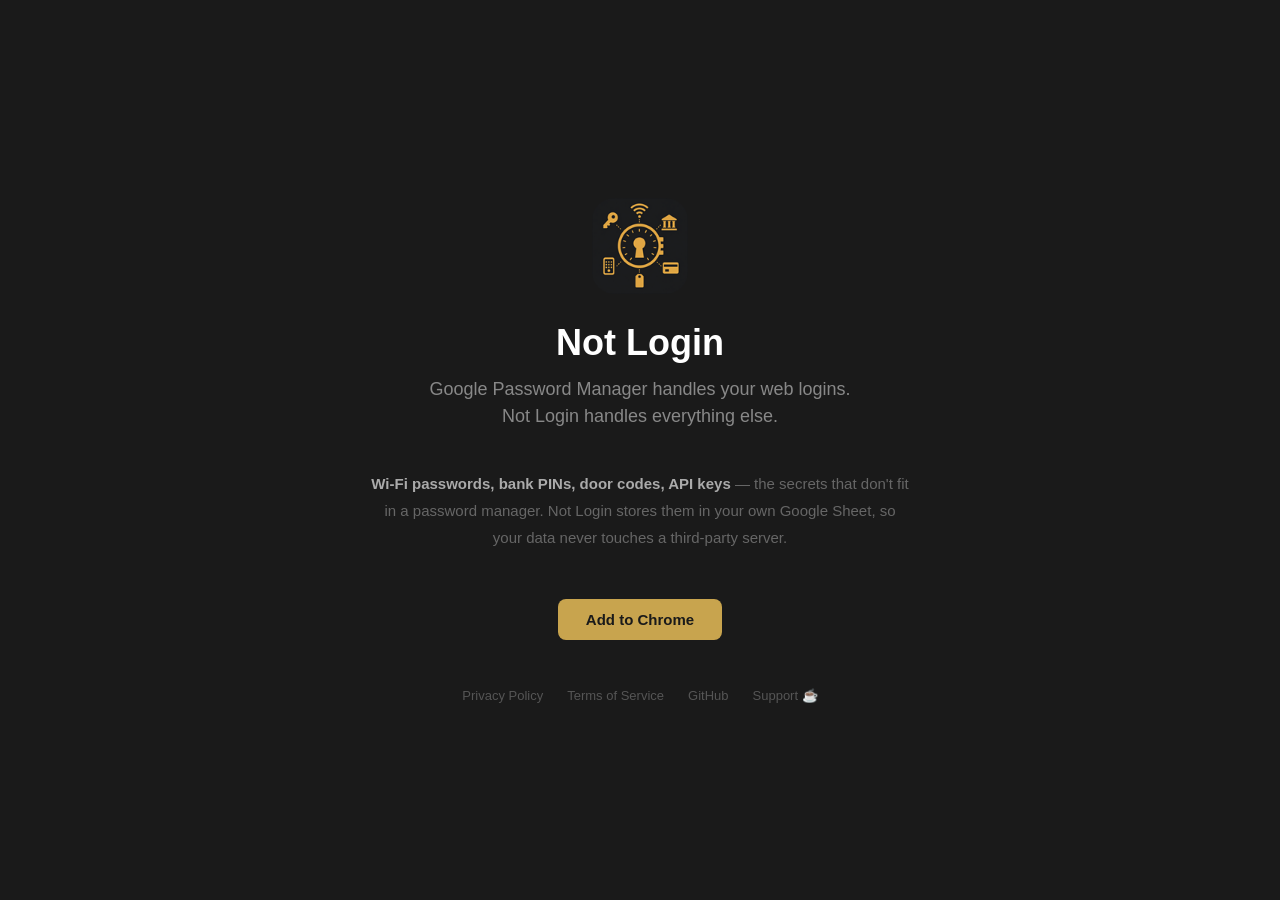
<file: docs/index.html>
<!DOCTYPE html>
<html lang="en">
<head>
  <meta charset="utf-8">
  <meta name="viewport" content="width=device-width, initial-scale=1">
  <meta name="google-site-verification" content="G0AEwHB24AZ-1EpILWj2ZSSM75m3MIInHm4suMoUuoA">
  <meta name="google-site-verification" content="DO6HwXBJYLMshS5hdoeLMzR1eLA51c8y7e6dW44xYWo">
  <title>Not Login</title>
  <style>
    * { box-sizing: border-box; margin: 0; padding: 0; }
    body {
      background: #1a1a1a;
      color: #e0e0e0;
      font-family: -apple-system, BlinkMacSystemFont, 'Segoe UI', sans-serif;
      min-height: 100vh;
      display: flex;
      flex-direction: column;
      align-items: center;
      justify-content: center;
      padding: 40px 24px;
      text-align: center;
    }
    img.icon { width: 96px; height: 96px; border-radius: 22px; margin-bottom: 28px; }
    h1 { font-size: 36px; font-weight: 700; color: #fff; margin-bottom: 12px; }
    .tagline { font-size: 18px; color: #888; margin-bottom: 40px; line-height: 1.5; }
    .desc {
      max-width: 540px;
      font-size: 15px;
      color: #666;
      line-height: 1.8;
      margin-bottom: 48px;
    }
    .desc strong { color: #aaa; }
    .cta {
      display: inline-block;
      background: #c8a44e;
      color: #1a1a1a;
      font-weight: 700;
      font-size: 15px;
      padding: 12px 28px;
      border-radius: 8px;
      text-decoration: none;
      margin-bottom: 48px;
    }
    .cta:hover { background: #d4b060; }
    .links { display: flex; gap: 24px; font-size: 13px; }
    .links a { color: #555; text-decoration: none; }
    .links a:hover { color: #888; }
  </style>
</head>
<body>

  <img class="icon" src="./icon.png" alt="Not Login icon">

  <h1>Not Login</h1>
  <p class="tagline">Google Password Manager handles your web logins.<br>Not Login handles everything else.</p>

  <p class="desc">
    <strong>Wi-Fi passwords, bank PINs, door codes, API keys</strong> — the secrets that don't fit
    in a password manager. Not Login stores them in your own Google Sheet, so your data
    never touches a third-party server.
  </p>

  <a class="cta" href="https://chromewebstore.google.com/detail/not-login/dnebaaknbmjhbnjdpjhlonfkekblbkni" target="_blank">
    Add to Chrome
  </a>

  <div class="links">
    <a href="./privacy-policy.html">Privacy Policy</a>
    <a href="./terms.html">Terms of Service</a>
    <a href="https://github.com/lbeeon/not-login" target="_blank">GitHub</a>
    <a href="https://ko-fi.com/lbeeon" target="_blank">Support ☕</a>
  </div>

</body>
</html>
</file>
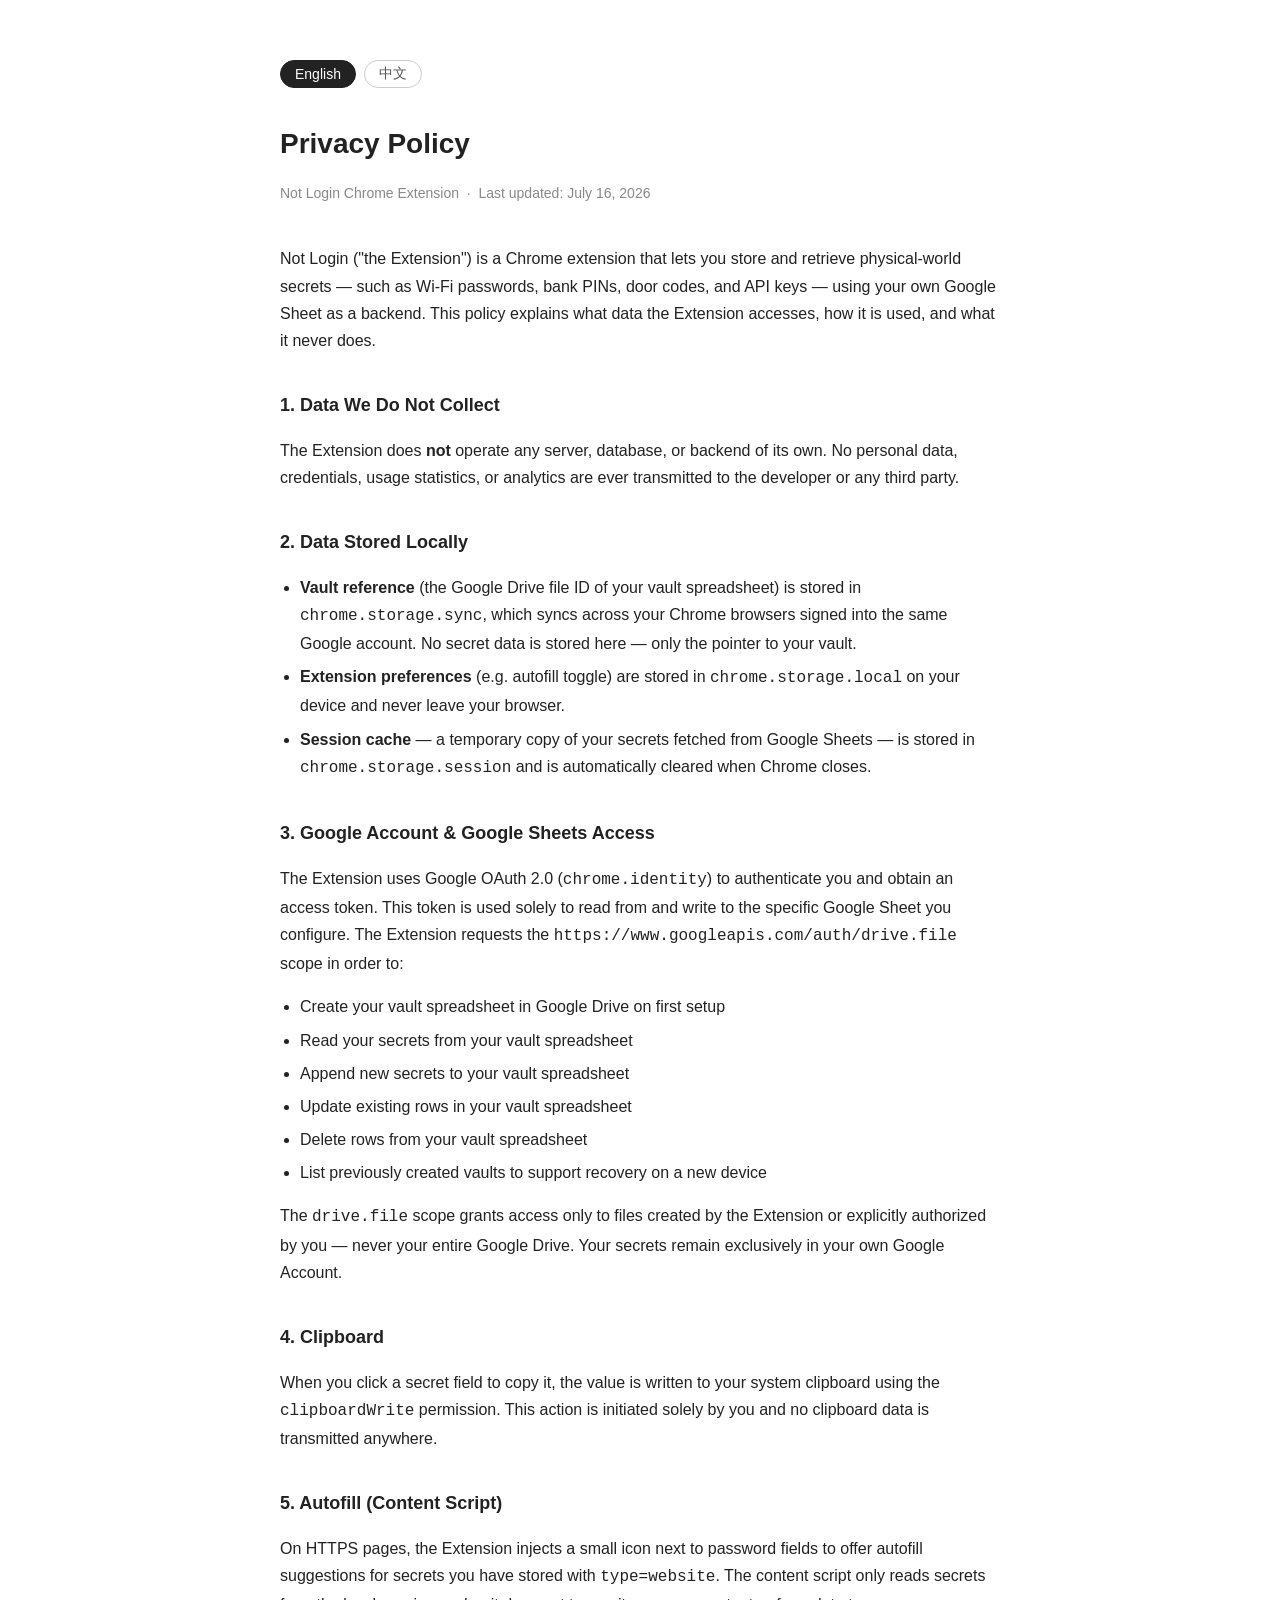
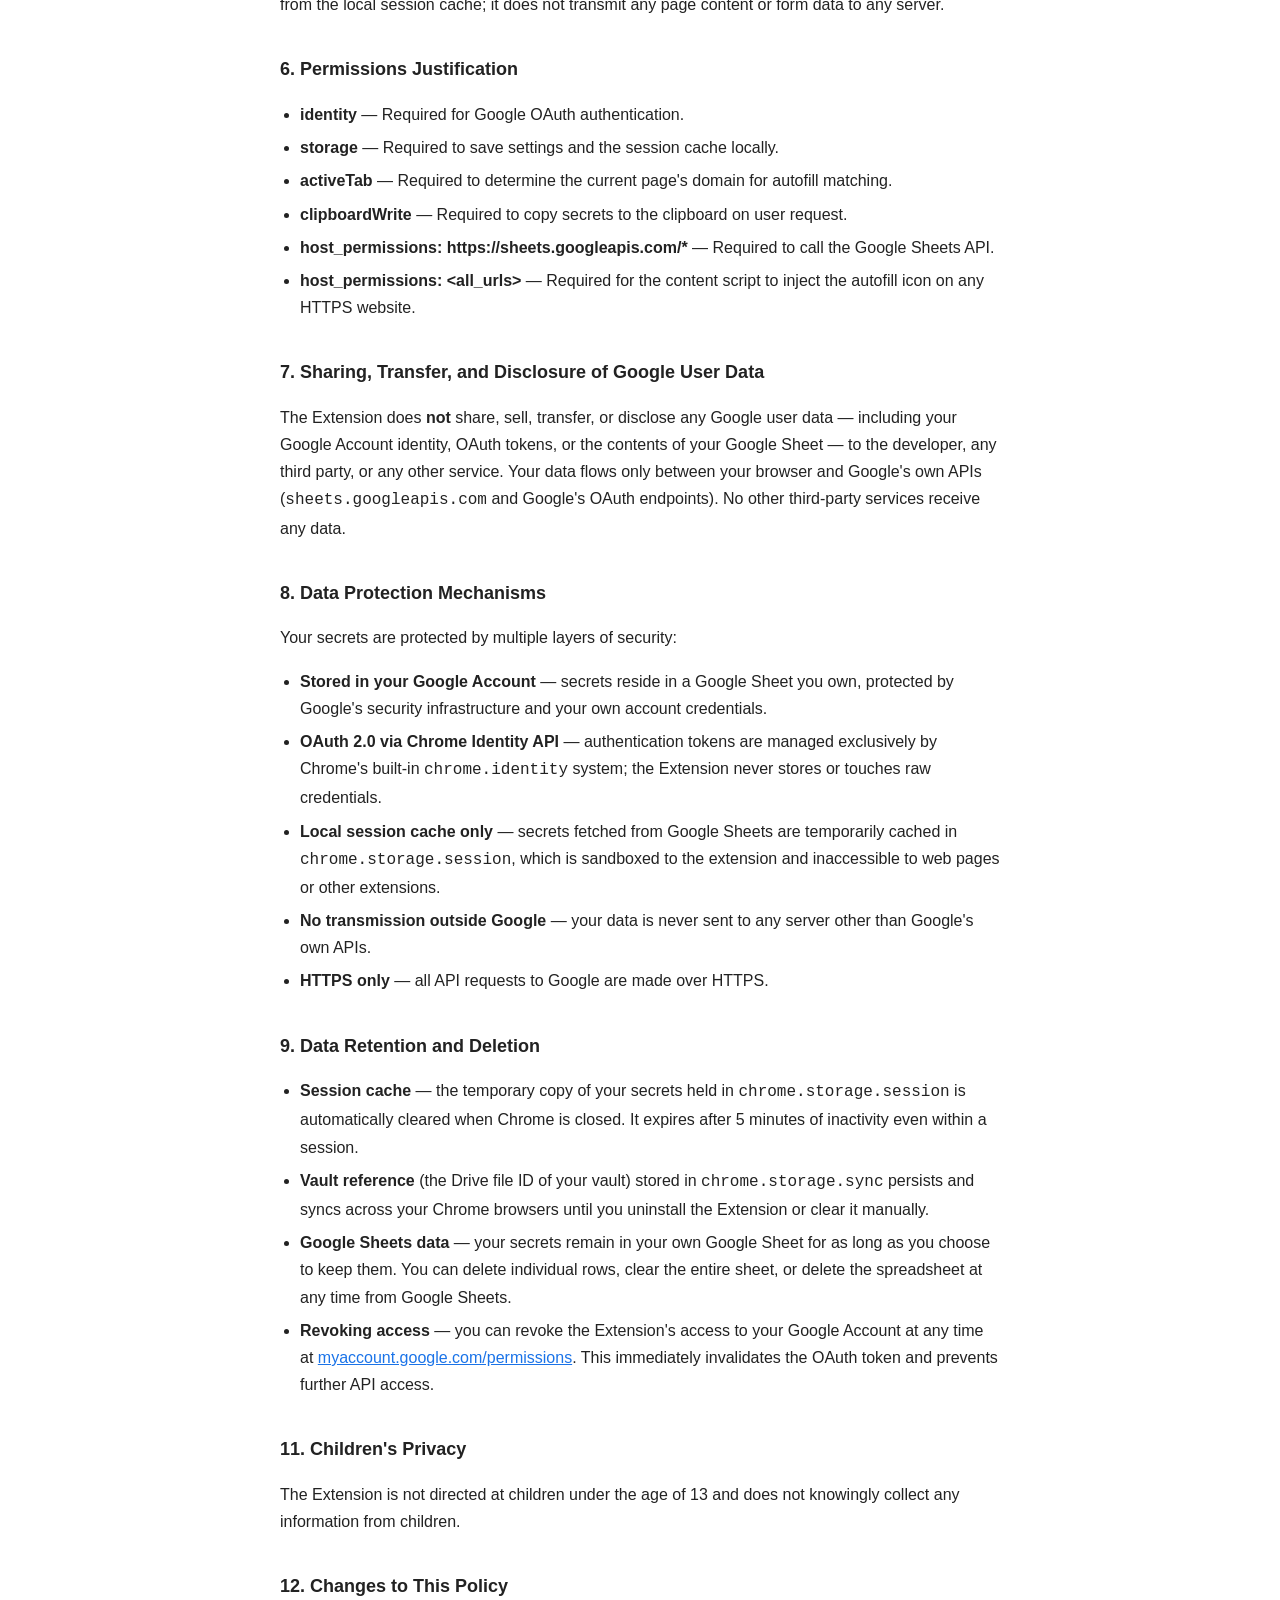
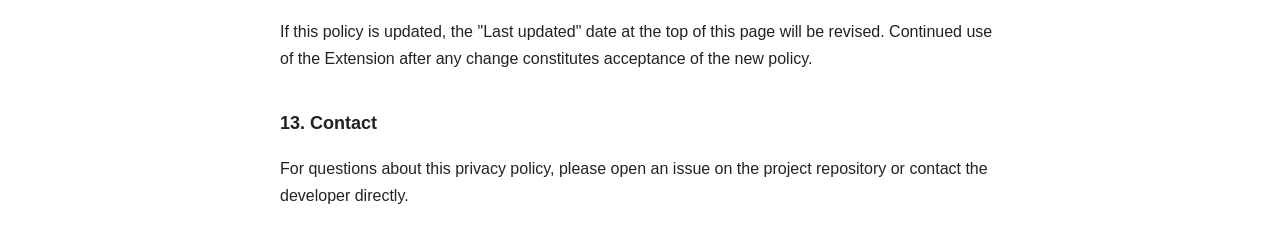
<file: docs/privacy-policy.html>
<!DOCTYPE html>
<html lang="en">
<head>
  <meta charset="utf-8">
  <meta name="viewport" content="width=device-width, initial-scale=1">
  <title>Privacy Policy — Not Login</title>
  <style>
    body {
      max-width: 720px;
      margin: 60px auto;
      padding: 0 24px;
      font-family: -apple-system, BlinkMacSystemFont, 'Segoe UI', sans-serif;
      font-size: 16px;
      line-height: 1.7;
      color: #222;
    }
    h1 { font-size: 28px; margin-bottom: 4px; }
    h2 { font-size: 18px; margin-top: 36px; }
    .meta { color: #888; font-size: 14px; margin-bottom: 40px; }
    a { color: #1a73e8; }
    ul { padding-left: 20px; }
    li { margin-bottom: 6px; }
    .lang-toggle {
      display: flex;
      gap: 8px;
      margin-bottom: 32px;
    }
    .lang-toggle button {
      padding: 4px 14px;
      border-radius: 20px;
      border: 1px solid #ccc;
      background: none;
      cursor: pointer;
      font-size: 14px;
      color: #555;
    }
    .lang-toggle button.active {
      background: #222;
      border-color: #222;
      color: #fff;
    }
    .lang-section { display: none; }
    .lang-section.active { display: block; }
    hr { border: none; border-top: 1px solid #eee; margin: 48px 0; }
  </style>
</head>
<body>

<div class="lang-toggle">
  <button class="active" onclick="setLang('en')">English</button>
  <button onclick="setLang('zh')">中文</button>
</div>

<!-- ── English ── -->
<div class="lang-section active" id="lang-en">

<h1>Privacy Policy</h1>
<p class="meta">Not Login Chrome Extension &nbsp;·&nbsp; Last updated: July 16, 2026</p>

<p>
  Not Login ("the Extension") is a Chrome extension that lets you store and retrieve
  physical-world secrets — such as Wi-Fi passwords, bank PINs, door codes, and API keys —
  using your own Google Sheet as a backend. This policy explains what data the Extension
  accesses, how it is used, and what it never does.
</p>

<h2>1. Data We Do Not Collect</h2>
<p>
  The Extension does <strong>not</strong> operate any server, database, or backend of its own.
  No personal data, credentials, usage statistics, or analytics are ever transmitted to the
  developer or any third party.
</p>

<h2>2. Data Stored Locally</h2>
<ul>
  <li>
    <strong>Vault reference</strong> (the Google Drive file ID of your vault spreadsheet) is stored in
    <code>chrome.storage.sync</code>, which syncs across your Chrome browsers signed into the same
    Google account. No secret data is stored here — only the pointer to your vault.
  </li>
  <li>
    <strong>Extension preferences</strong> (e.g. autofill toggle) are stored in
    <code>chrome.storage.local</code> on your device and never leave your browser.
  </li>
  <li>
    <strong>Session cache</strong> — a temporary copy of your secrets fetched from Google Sheets —
    is stored in <code>chrome.storage.session</code> and is automatically cleared when Chrome closes.
  </li>
</ul>

<h2>3. Google Account &amp; Google Sheets Access</h2>
<p>
  The Extension uses Google OAuth 2.0 (<code>chrome.identity</code>) to authenticate you and
  obtain an access token. This token is used solely to read from and write to the specific
  Google Sheet you configure. The Extension requests the
  <code>https://www.googleapis.com/auth/drive.file</code> scope in order to:
</p>
<ul>
  <li>Create your vault spreadsheet in Google Drive on first setup</li>
  <li>Read your secrets from your vault spreadsheet</li>
  <li>Append new secrets to your vault spreadsheet</li>
  <li>Update existing rows in your vault spreadsheet</li>
  <li>Delete rows from your vault spreadsheet</li>
  <li>List previously created vaults to support recovery on a new device</li>
</ul>
<p>
  The <code>drive.file</code> scope grants access only to files created by the Extension
  or explicitly authorized by you — never your entire Google Drive. Your secrets remain
  exclusively in your own Google Account.
</p>

<h2>4. Clipboard</h2>
<p>
  When you click a secret field to copy it, the value is written to your system clipboard
  using the <code>clipboardWrite</code> permission. This action is initiated solely by you
  and no clipboard data is transmitted anywhere.
</p>

<h2>5. Autofill (Content Script)</h2>
<p>
  On HTTPS pages, the Extension injects a small icon next to password fields to offer
  autofill suggestions for secrets you have stored with <code>type=website</code>. The content
  script only reads secrets from the local session cache; it does not transmit any page
  content or form data to any server.
</p>

<h2>6. Permissions Justification</h2>
<ul>
  <li><strong>identity</strong> — Required for Google OAuth authentication.</li>
  <li><strong>storage</strong> — Required to save settings and the session cache locally.</li>
  <li><strong>activeTab</strong> — Required to determine the current page's domain for autofill matching.</li>
  <li><strong>clipboardWrite</strong> — Required to copy secrets to the clipboard on user request.</li>
  <li><strong>host_permissions: https://sheets.googleapis.com/*</strong> — Required to call the Google Sheets API.</li>
  <li><strong>host_permissions: &lt;all_urls&gt;</strong> — Required for the content script to inject the autofill icon on any HTTPS website.</li>
</ul>

<h2>7. Sharing, Transfer, and Disclosure of Google User Data</h2>
<p>
  The Extension does <strong>not</strong> share, sell, transfer, or disclose any Google user data —
  including your Google Account identity, OAuth tokens, or the contents of your Google Sheet —
  to the developer, any third party, or any other service. Your data flows only between your
  browser and Google's own APIs (<code>sheets.googleapis.com</code> and Google's OAuth endpoints).
  No other third-party services receive any data.
</p>

<h2>8. Data Protection Mechanisms</h2>
<p>
  Your secrets are protected by multiple layers of security:
</p>
<ul>
  <li><strong>Stored in your Google Account</strong> — secrets reside in a Google Sheet you own, protected by Google's security infrastructure and your own account credentials.</li>
  <li><strong>OAuth 2.0 via Chrome Identity API</strong> — authentication tokens are managed exclusively by Chrome's built-in <code>chrome.identity</code> system; the Extension never stores or touches raw credentials.</li>
  <li><strong>Local session cache only</strong> — secrets fetched from Google Sheets are temporarily cached in <code>chrome.storage.session</code>, which is sandboxed to the extension and inaccessible to web pages or other extensions.</li>
  <li><strong>No transmission outside Google</strong> — your data is never sent to any server other than Google's own APIs.</li>
  <li><strong>HTTPS only</strong> — all API requests to Google are made over HTTPS.</li>
</ul>

<h2>9. Data Retention and Deletion</h2>
<ul>
  <li>
    <strong>Session cache</strong> — the temporary copy of your secrets held in
    <code>chrome.storage.session</code> is automatically cleared when Chrome is closed.
    It expires after 5 minutes of inactivity even within a session.
  </li>
  <li>
    <strong>Vault reference</strong> (the Drive file ID of your vault) stored in
    <code>chrome.storage.sync</code> persists and syncs across your Chrome browsers until
    you uninstall the Extension or clear it manually.
  </li>
  <li>
    <strong>Google Sheets data</strong> — your secrets remain in your own Google Sheet
    for as long as you choose to keep them. You can delete individual rows, clear the entire
    sheet, or delete the spreadsheet at any time from Google Sheets.
  </li>
  <li>
    <strong>Revoking access</strong> — you can revoke the Extension's access to your Google Account
    at any time at <a href="https://myaccount.google.com/permissions" target="_blank">myaccount.google.com/permissions</a>.
    This immediately invalidates the OAuth token and prevents further API access.
  </li>
</ul>

<h2>11. Children's Privacy</h2>
<p>
  The Extension is not directed at children under the age of 13 and does not knowingly
  collect any information from children.
</p>

<h2>12. Changes to This Policy</h2>
<p>
  If this policy is updated, the "Last updated" date at the top of this page will be revised.
  Continued use of the Extension after any change constitutes acceptance of the new policy.
</p>

<h2>13. Contact</h2>
<p>
  For questions about this privacy policy, please open an issue on the project repository
  or contact the developer directly.
</p>

</div>

<!-- ── 中文 ── -->
<div class="lang-section" id="lang-zh">

<h1>隱私權政策</h1>
<p class="meta">Not Login Chrome 擴充功能 &nbsp;·&nbsp; 最後更新：2026 年 7 月 16 日</p>

<p>
  Not Login（「本擴充功能」）是一款 Chrome 擴充功能，讓你以自己的 Google Sheet 作為後端，
  儲存與查詢實體世界的密碼——例如 Wi-Fi 密碼、銀行 PIN、門禁代碼、API 金鑰等。
  本政策說明本擴充功能存取哪些資料、如何使用，以及絕對不會做的事情。
</p>

<h2>1. 我們不收集任何資料</h2>
<p>
  本擴充功能<strong>不</strong>擁有任何伺服器、資料庫或後端系統。
  任何個人資料、憑證、使用統計或分析數據，均不會傳送給開發者或任何第三方。
</p>

<h2>2. 本機儲存的資料</h2>
<ul>
  <li>
    <strong>Vault 參照</strong>（你的 vault 試算表在 Google Drive 中的檔案 ID）儲存於
    <code>chrome.storage.sync</code>，會在同一個 Google 帳號登入的 Chrome 瀏覽器之間同步。
    此處不儲存任何密碼內容，只存放指向你 vault 的指標。
  </li>
  <li>
    <strong>擴充功能偏好設定</strong>（例如自動填入開關）儲存於裝置上的
    <code>chrome.storage.local</code>，不會離開你的瀏覽器。
  </li>
  <li>
    <strong>Session 快取</strong>——從 Google Sheets 取回的密碼暫存——儲存於
    <code>chrome.storage.session</code>，Chrome 關閉時自動清除。
  </li>
</ul>

<h2>3. Google 帳號與 Google Sheets 存取</h2>
<p>
  本擴充功能使用 Google OAuth 2.0（<code>chrome.identity</code>）驗證你的身份並取得存取 token。
  此 token 僅用於存取本擴充功能建立或你明確授權的 Google Drive 檔案。
  本擴充功能申請 <code>https://www.googleapis.com/auth/drive.file</code> 權限，用途如下：
</p>
<ul>
  <li>首次設定時在 Google Drive 中建立你的 vault 試算表</li>
  <li>從你的 vault 試算表讀取密碼</li>
  <li>新增密碼至你的 vault 試算表</li>
  <li>更新你的 vault 試算表中的現有資料列</li>
  <li>刪除你的 vault 試算表中的資料列</li>
  <li>列出本擴充功能先前建立的 vault，以支援在新裝置上的資料還原</li>
</ul>
<p>
  <code>drive.file</code> 權限僅允許存取本擴充功能建立的檔案，
  不會存取你整個 Google Drive 的其他內容。你的密碼資料完全保存在你自己的 Google 帳號中。
</p>

<h2>4. 剪貼簿</h2>
<p>
  當你點擊密碼欄位進行複製時，該數值會透過 <code>clipboardWrite</code> 權限寫入系統剪貼簿。
  此動作完全由你主動觸發，複製的內容不會傳送至任何地方。
</p>

<h2>5. 自動填入（內容腳本）</h2>
<p>
  在 HTTPS 網頁上，本擴充功能會在密碼欄位旁注入一個小圖示，
  為你儲存的 <code>type=web</code> 密碼提供自動填入建議。
  內容腳本僅從本機 session 快取讀取資料，不會將任何頁面內容或表單資料傳送至任何伺服器。
</p>

<h2>6. 權限說明</h2>
<ul>
  <li><strong>identity</strong> — 用於 Google OAuth 身份驗證。</li>
  <li><strong>storage</strong> — 用於在本機儲存設定與 session 快取。</li>
  <li><strong>activeTab</strong> — 用於取得目前網頁的網域，以進行自動填入比對。</li>
  <li><strong>clipboardWrite</strong> — 用於在使用者要求時複製密碼至剪貼簿。</li>
  <li><strong>host_permissions: https://sheets.googleapis.com/*</strong> — 用於呼叫 Google Sheets API。</li>
  <li><strong>host_permissions: &lt;all_urls&gt;</strong> — 用於在任何 HTTPS 網站注入自動填入圖示。</li>
</ul>

<h2>7. Google 使用者資料的分享、移轉與揭露</h2>
<p>
  本擴充功能<strong>不會</strong>將任何 Google 使用者資料——包括你的 Google 帳號身份、OAuth token 或 Google Sheet 內容——分享、出售、移轉或揭露給開發者、任何第三方或其他服務。
  你的資料僅在你的瀏覽器與 Google 自有 API（<code>sheets.googleapis.com</code> 及 Google OAuth 端點）之間流動，不會傳送至任何其他第三方服務。
</p>

<h2>8. 資料保護機制</h2>
<p>
  你的密碼受到多層安全保護：
</p>
<ul>
  <li><strong>儲存於你的 Google 帳號</strong> — 密碼存放在你自己擁有的 Google Sheet，受 Google 的安全基礎架構及你的帳號憑證保護。</li>
  <li><strong>OAuth 2.0 透過 Chrome Identity API</strong> — 存取 token 完全由 Chrome 內建的 <code>chrome.identity</code> 系統管理，本擴充功能從不儲存或接觸原始憑證。</li>
  <li><strong>僅限本機 session 快取</strong> — 從 Google Sheets 取得的密碼暫存於 <code>chrome.storage.session</code>，此儲存區與擴充功能沙箱隔離，網頁或其他擴充功能無法存取。</li>
  <li><strong>不傳出 Google 範圍</strong> — 你的資料絕不傳送至 Google 自有 API 以外的任何伺服器。</li>
  <li><strong>全程 HTTPS</strong> — 所有對 Google API 的請求均透過 HTTPS 加密傳輸。</li>
</ul>

<h2>9. 資料保存期限與刪除</h2>
<ul>
  <li>
    <strong>Session 快取</strong> — 儲存於 <code>chrome.storage.session</code> 的暫時密碼副本，在 Chrome 關閉時自動清除，並於閒置 5 分鐘後到期。
  </li>
  <li>
    <strong>Vault 參照</strong>（Drive 檔案 ID）儲存於 <code>chrome.storage.sync</code>，在你解除安裝本擴充功能或手動清除前持續保存並同步。
  </li>
  <li>
    <strong>Google Sheets 資料</strong> — 你的密碼保存在你自己的 Google Sheet 中，保存期限由你自行決定。你可隨時在 Google Sheets 中刪除個別資料列、清空整個分頁或刪除整份試算表。
  </li>
  <li>
    <strong>撤銷存取權限</strong> — 你可隨時前往 <a href="https://myaccount.google.com/permissions" target="_blank">myaccount.google.com/permissions</a> 撤銷本擴充功能對你 Google 帳號的存取權限，立即使 OAuth token 失效並停止後續 API 存取。
  </li>
</ul>

<h2>10. 第三方服務</h2>
<p>
  本擴充功能僅與 Google API（<code>sheets.googleapis.com</code> 及 Google OAuth 端點）通訊，
  不使用任何其他第三方服務。
</p>

<h2>11. 兒童隱私</h2>
<p>
  本擴充功能不針對 13 歲以下兒童，亦不會主動收集兒童的任何資訊。
</p>

<h2>12. 政策變更</h2>
<p>
  若本政策有所更新，頁面頂部的「最後更新」日期將同步修改。
  在政策變更後繼續使用本擴充功能，即表示接受新版政策。
</p>

<h2>13. 聯絡方式</h2>
<p>
  如對本隱私權政策有任何疑問，請在專案 repository 開 issue，或直接聯絡開發者。
</p>

</div>

<script>
  function setLang(lang) {
    document.querySelectorAll('.lang-section').forEach(el => el.classList.remove('active'));
    document.querySelectorAll('.lang-toggle button').forEach(el => el.classList.remove('active'));
    document.getElementById('lang-' + lang).classList.add('active');
    document.querySelector(`.lang-toggle button[onclick="setLang('${lang}')"]`).classList.add('active');
    document.documentElement.lang = lang === 'zh' ? 'zh-TW' : 'en';
  }
</script>

</body>
</html>
</file>
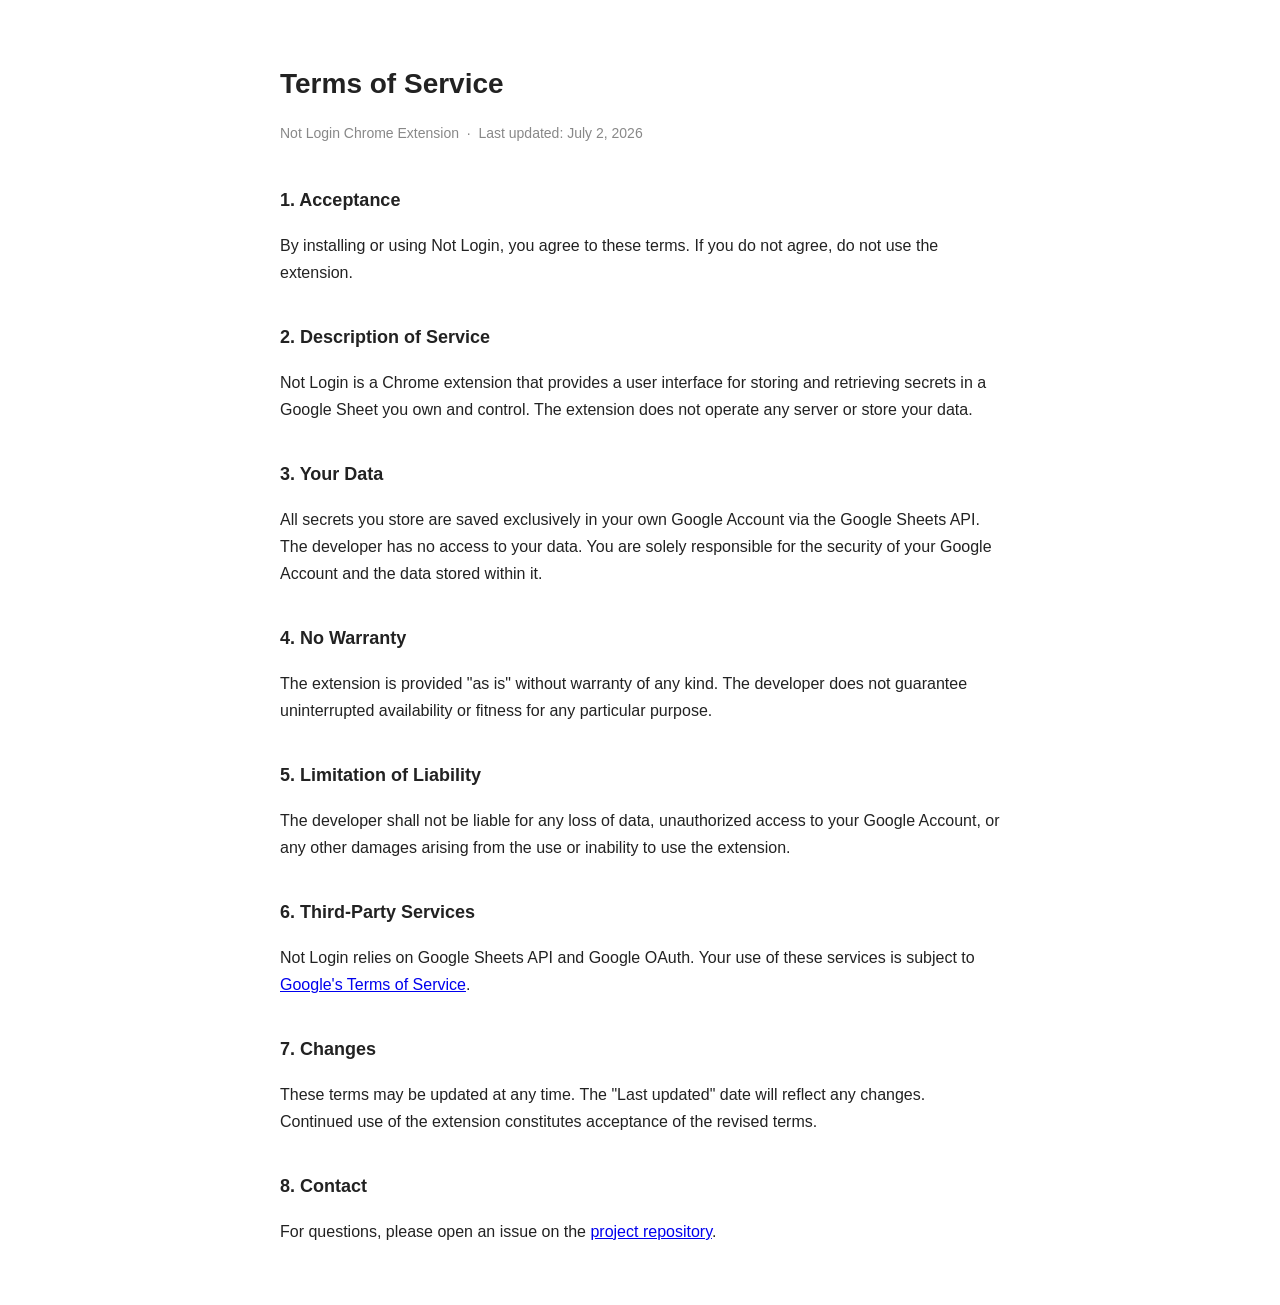
<file: docs/terms.html>
<!DOCTYPE html>
<html lang="en">
<head>
  <meta charset="utf-8">
  <meta name="viewport" content="width=device-width, initial-scale=1">
  <title>Terms of Service — Not Login</title>
  <style>
    body {
      max-width: 720px;
      margin: 60px auto;
      padding: 0 24px;
      font-family: -apple-system, BlinkMacSystemFont, 'Segoe UI', sans-serif;
      font-size: 16px;
      line-height: 1.7;
      color: #222;
    }
    h1 { font-size: 28px; margin-bottom: 4px; }
    h2 { font-size: 18px; margin-top: 36px; }
    .meta { color: #888; font-size: 14px; margin-bottom: 40px; }
  </style>
</head>
<body>

<h1>Terms of Service</h1>
<p class="meta">Not Login Chrome Extension &nbsp;·&nbsp; Last updated: July 2, 2026</p>

<h2>1. Acceptance</h2>
<p>By installing or using Not Login, you agree to these terms. If you do not agree, do not use the extension.</p>

<h2>2. Description of Service</h2>
<p>Not Login is a Chrome extension that provides a user interface for storing and retrieving secrets in a Google Sheet you own and control. The extension does not operate any server or store your data.</p>

<h2>3. Your Data</h2>
<p>All secrets you store are saved exclusively in your own Google Account via the Google Sheets API. The developer has no access to your data. You are solely responsible for the security of your Google Account and the data stored within it.</p>

<h2>4. No Warranty</h2>
<p>The extension is provided "as is" without warranty of any kind. The developer does not guarantee uninterrupted availability or fitness for any particular purpose.</p>

<h2>5. Limitation of Liability</h2>
<p>The developer shall not be liable for any loss of data, unauthorized access to your Google Account, or any other damages arising from the use or inability to use the extension.</p>

<h2>6. Third-Party Services</h2>
<p>Not Login relies on Google Sheets API and Google OAuth. Your use of these services is subject to <a href="https://policies.google.com/terms">Google's Terms of Service</a>.</p>

<h2>7. Changes</h2>
<p>These terms may be updated at any time. The "Last updated" date will reflect any changes. Continued use of the extension constitutes acceptance of the revised terms.</p>

<h2>8. Contact</h2>
<p>For questions, please open an issue on the <a href="https://github.com/lbeeon/not-login">project repository</a>.</p>

</body>
</html>
</file>
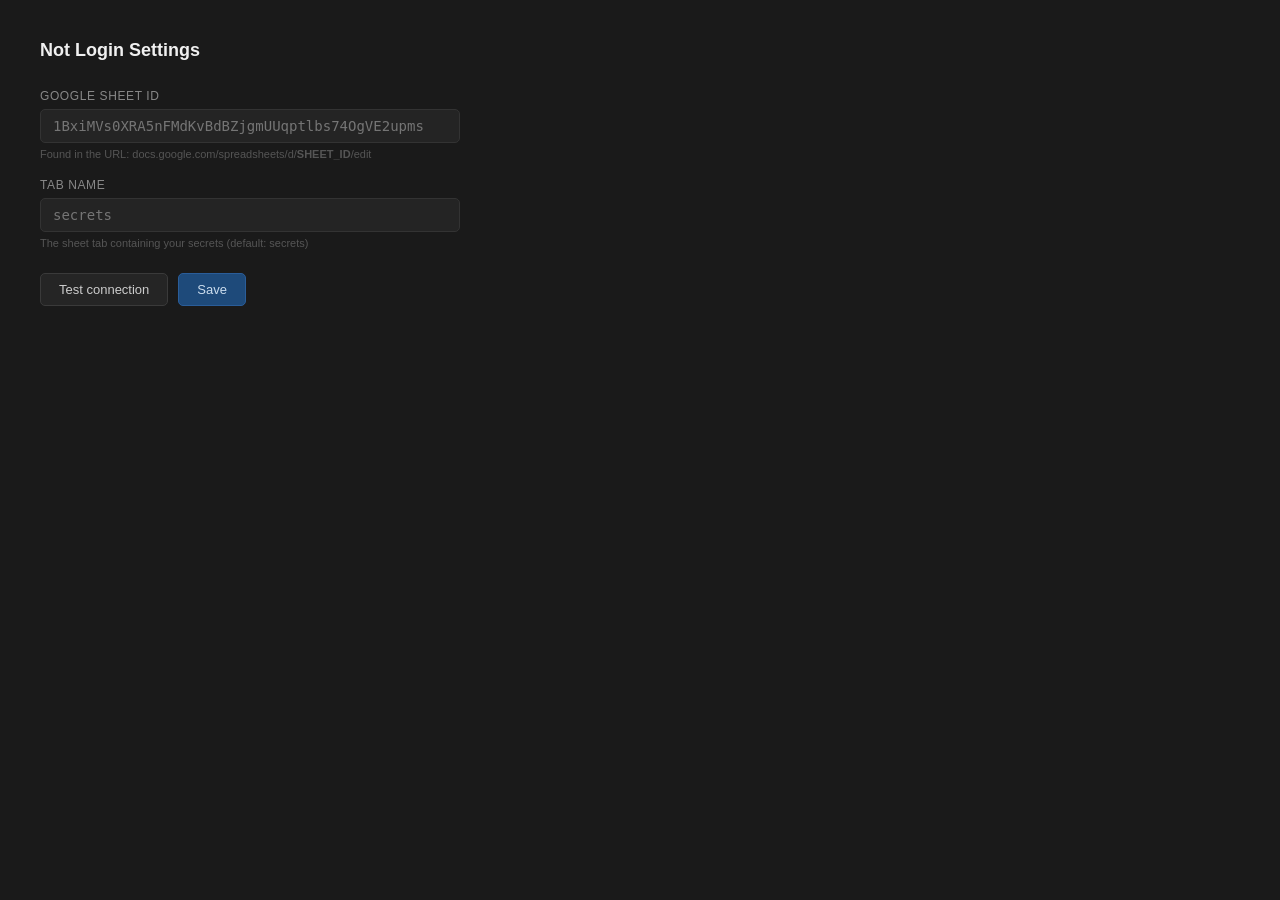
<file: options/options.html>
<!DOCTYPE html>
<html lang="en">
<head>
  <meta charset="utf-8">
  <title>Not Login — Settings</title>
  <style>
    * { box-sizing: border-box; margin: 0; padding: 0; }

    body {
      background: #1a1a1a;
      color: #e0e0e0;
      font-family: -apple-system, BlinkMacSystemFont, 'Segoe UI', sans-serif;
      font-size: 14px;
      padding: 40px;
      min-height: 100vh;
    }

    h1 {
      font-size: 18px;
      font-weight: 600;
      margin-bottom: 28px;
      color: #f0f0f0;
    }

    .field {
      margin-bottom: 18px;
    }

    label {
      display: block;
      font-size: 12px;
      color: #888;
      margin-bottom: 6px;
      text-transform: uppercase;
      letter-spacing: 0.6px;
    }

    input[type="text"] {
      width: 420px;
      max-width: 100%;
      background: #242424;
      border: 1px solid #333;
      color: #e0e0e0;
      padding: 8px 12px;
      border-radius: 5px;
      font-size: 14px;
      outline: none;
      font-family: monospace;
    }

    input[type="text"]:focus {
      border-color: #4a7ab5;
    }

    .hint {
      font-size: 11px;
      color: #555;
      margin-top: 5px;
    }

    .actions {
      display: flex;
      gap: 10px;
      margin-top: 24px;
    }

    button {
      background: #252525;
      border: 1px solid #3a3a3a;
      color: #ccc;
      padding: 8px 18px;
      border-radius: 5px;
      cursor: pointer;
      font-size: 13px;
      font-family: inherit;
      transition: background 0.1s;
    }

    button:hover {
      background: #303030;
      color: #e0e0e0;
    }

    #save {
      background: #1e4a7a;
      border-color: #2a5d99;
      color: #cde;
    }

    #save:hover {
      background: #245a92;
    }

    #status {
      margin-top: 18px;
      font-size: 13px;
      min-height: 20px;
    }

    #status.success { color: #6abf69; }
    #status.error   { color: #d06060; }
    #status.info    { color: #888; }
  </style>
</head>
<body>
  <h1>Not Login Settings</h1>

  <div class="field">
    <label for="sheetId">Google Sheet ID</label>
    <input id="sheetId" type="text" placeholder="1BxiMVs0XRA5nFMdKvBdBZjgmUUqptlbs74OgVE2upms">
    <div class="hint">Found in the URL: docs.google.com/spreadsheets/d/<strong>SHEET_ID</strong>/edit</div>
  </div>

  <div class="field">
    <label for="tabName">Tab name</label>
    <input id="tabName" type="text" placeholder="secrets">
    <div class="hint">The sheet tab containing your secrets (default: secrets)</div>
  </div>

  <div class="actions">
    <button id="test">Test connection</button>
    <button id="save">Save</button>
  </div>

  <div id="status"></div>

  <script src="options.js"></script>
</body>
</html>
</file>
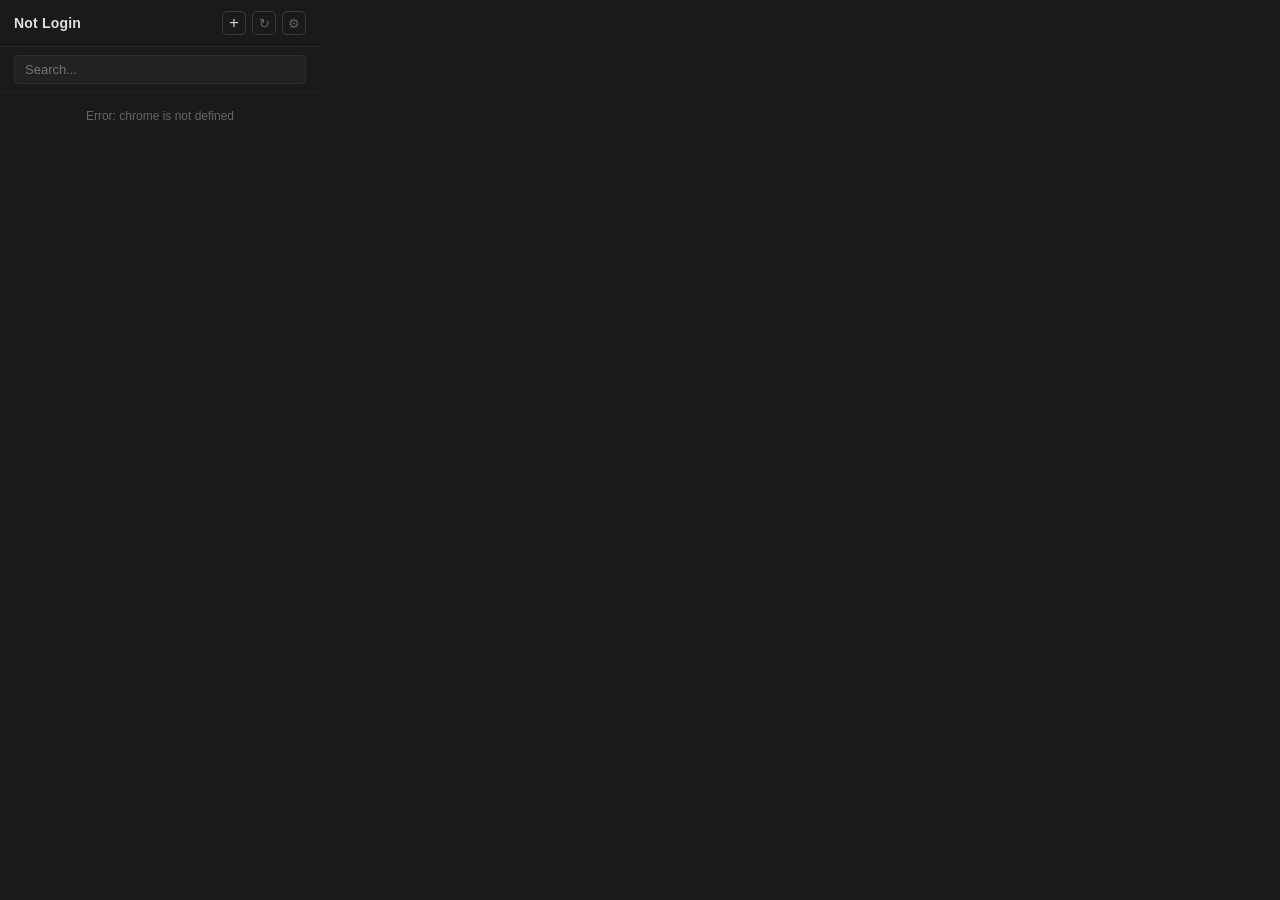
<file: popup/popup.html>
<!DOCTYPE html>
<html lang="en">
<head>
  <meta charset="utf-8">
  <link rel="stylesheet" href="popup.css">
</head>
<body>
  <div id="app">
    <header>
      <span class="title" id="header-title">Not Login</span>
      <div class="header-actions" id="header-main">
        <button id="add-btn" class="icon-btn" title="Add secret">+</button>
        <button id="refresh-btn" class="icon-btn" title="Refresh">↻</button>
        <button id="settings-btn" class="icon-btn" title="Settings">⚙</button>
      </div>
      <div class="header-actions" id="header-settings" style="display:none">
        <button id="back-btn" class="icon-btn" title="Back">←</button>
      </div>
    </header>

    <!-- ── Main view ── -->
    <div id="main-view">
      <div id="add-form">
        <div id="form-label"></div>
        <div class="form-row">
          <label for="type-select">type</label>
          <select id="type-select">
            <option value="general">general</option>
            <option value="website">website</option>
          </select>
        </div>
        <div class="form-row" id="category-row">
          <label for="category-input">category</label>
          <input id="category-input" type="text" placeholder="wifi, bank...">
        </div>
        <div class="form-row">
          <label for="key-input">key</label>
          <input id="key-input" type="text" placeholder="github.com">
        </div>
        <div class="form-row">
          <label for="username-input">username</label>
          <input id="username-input" type="text">
        </div>
        <div class="form-row">
          <label for="secret-input">secret</label>
          <input id="secret-input" type="password">
        </div>
        <div class="form-row">
          <label for="notes-input">notes</label>
          <input id="notes-input" type="text">
        </div>
        <div class="form-error" id="form-error"></div>
        <div class="form-actions">
          <button id="cancel-btn" class="btn">Cancel</button>
          <button id="save-btn" class="btn btn-primary">Save</button>
        </div>
      </div>

      <div class="search-row">
        <input id="search" type="text" placeholder="Search...">
      </div>

      <div id="filter-chips"></div>

      <div id="status"></div>
      <div id="list"></div>
    </div>

    <!-- ── Settings view ── -->
    <div id="settings-view" style="display:none">
      <div class="settings-body">

        <!-- Vault connected -->
        <div id="vault-connected" style="display:none">
          <div class="vault-section-label">Vault</div>
          <div class="vault-info">
            <span class="vault-check">✓</span>
            <span id="vault-title-display"></span>
          </div>
          <div class="vault-btns">
            <a id="vault-open-link" class="btn" href="#" target="_blank">Open ↗</a>
            <button id="vault-change" class="btn">Change</button>
          </div>
        </div>

        <!-- Vault setup -->
        <div id="vault-setup" style="display:none">
          <button id="cfg-create" class="btn btn-primary btn-full">Create new vault</button>
          <div id="vault-list-section" style="display:none">
            <div class="vault-list-label">or reconnect existing</div>
            <div id="vault-list"></div>
          </div>
        </div>

        <div id="cfg-status"></div>

        <!-- Autofill toggle -->
        <div class="field field-toggle">
          <label for="cfg-autofill" class="toggle-row">
            <span class="toggle-text">Autofill on websites</span>
            <span class="toggle-wrap">
              <input type="checkbox" id="cfg-autofill">
              <span class="toggle-track"></span>
            </span>
          </label>
          <div class="field-hint">Show icon next to password fields (off by default)</div>
        </div>

        <div class="settings-kofi">
          <a href="https://ko-fi.com/lbeeon" target="_blank">☕ Support development</a>
        </div>
      </div>
    </div>
  </div>
  <script src="popup.js"></script>
</body>
</html>
</file>
<file: popup/popup.css>
* {
  box-sizing: border-box;
  margin: 0;
  padding: 0;
}

:root {
  --radius: 5px;
  --border: #3a3a3a;
  --border-hover: #555;
  --surface-2: #232323;
  --surface-3: #2a2a2a;
  --text: #e0e0e0;
  --text-dim: #aaa;
  --text-faint: #666;
  --success: #6abf69;
  --accent-bg: #1e4a7a;
  --accent-bg-hover: #245a92;
  --accent-border: #2a5d99;
  --accent-text: #7ab4e8;
  --danger-border: #7a3030;
  --danger-ghost-bg: #1e1010;
  --danger-text: #d06060;
  --danger-text-hover: #e07070;
  --danger-fill-bg: #4a1a1a;
  --danger-fill-bg-hover: #5a2020;
  --danger-fill-border: #6a2a2a;
}

body {
  width: 320px;
  background: #1a1a1a;
  color: #e0e0e0;
  font-family: -apple-system, BlinkMacSystemFont, 'Segoe UI', sans-serif;
  font-size: 13px;
}

/* ── Header ── */
header {
  display: flex;
  align-items: center;
  justify-content: space-between;
  padding: 11px 14px;
  border-bottom: 1px solid #2a2a2a;
}

.title {
  font-weight: 600;
  font-size: 14px;
  letter-spacing: 0.2px;
}

.header-actions {
  display: flex;
  gap: 6px;
  align-items: center;
}

/* Icon buttons: header actions, item row actions, eye toggle.
   Same shape/border/hover everywhere; only size and base color vary. */
.icon-btn {
  display: flex;
  align-items: center;
  justify-content: center;
  width: 24px;
  height: 24px;
  background: none;
  border: 1px solid var(--border);
  border-radius: var(--radius);
  color: var(--text-faint);
  cursor: pointer;
  padding: 0;
  font-size: 13px;
  line-height: 1;
  font-family: inherit;
  transition: background 0.1s, border-color 0.1s, color 0.1s;
}

.icon-btn:hover {
  background: var(--surface-3);
  border-color: var(--border-hover);
  color: var(--text-dim);
}

.icon-btn--sm {
  width: 20px;
  height: 20px;
  font-size: 12px;
}

#add-btn {
  color: #ccc;
  font-size: 17px;
  padding-bottom: 1px;
}

#add-btn:hover {
  color: var(--text);
}

/* ── Add Form ── */
#add-form {
  display: none;
  padding: 12px 14px 10px;
  border-bottom: 1px solid #2a2a2a;
  background: #141414;
}

.form-row {
  display: flex;
  align-items: center;
  gap: 8px;
  margin-bottom: 7px;
}

.form-row label {
  width: 64px;
  color: #777;
  font-size: 11px;
  flex-shrink: 0;
  text-align: right;
}

.form-row input,
.form-row select {
  flex: 1;
  background: #222;
  border: 1px solid #333;
  color: #e0e0e0;
  padding: 5px 8px;
  border-radius: 4px;
  font-size: 12px;
  outline: none;
  font-family: inherit;
}

.form-row input:focus,
.form-row select:focus {
  border-color: #4a7ab5;
}

.form-row select {
  cursor: pointer;
}

.form-error {
  color: #d06060;
  font-size: 11px;
  min-height: 14px;
  padding-left: 72px;
  margin-bottom: 8px;
}

.form-actions {
  display: flex;
  justify-content: flex-end;
  gap: 6px;
}

/* Text buttons: shared by the add-form, settings/vault actions, and the
   delete-confirm bar. .btn is the base; modifiers layer on top. */
.btn {
  background: var(--surface-2);
  border: 1px solid var(--border);
  color: var(--text-dim);
  padding: 5px 14px;
  border-radius: var(--radius);
  cursor: pointer;
  font-size: 12px;
  font-family: inherit;
  text-decoration: none;
  display: inline-block;
  transition: background 0.1s, border-color 0.1s, color 0.1s;
}

.btn:hover {
  background: var(--surface-3);
  border-color: var(--border-hover);
  color: var(--text);
}

.btn-primary {
  background: var(--accent-bg);
  border-color: var(--accent-border);
  color: var(--accent-text);
}

.btn-primary:hover {
  background: var(--accent-bg-hover);
}

.btn-primary:disabled {
  opacity: 0.4;
  cursor: not-allowed;
}

.btn-danger {
  background: var(--danger-fill-bg);
  border-color: var(--danger-fill-border);
  color: var(--danger-text);
}

.btn-danger:hover {
  background: var(--danger-fill-bg-hover);
  color: var(--danger-text-hover);
}

.btn-danger:disabled {
  opacity: 0.4;
  cursor: not-allowed;
}

.btn-sm {
  padding: 3px 10px;
  font-size: 11px;
}

/* ── Search ── */
.search-row {
  padding: 8px 14px;
  border-bottom: 1px solid #222;
}

.search-row input {
  width: 100%;
  background: #222;
  border: 1px solid #2d2d2d;
  color: #e0e0e0;
  padding: 6px 10px;
  border-radius: 4px;
  font-size: 13px;
  outline: none;
  font-family: inherit;
}

.search-row input:focus {
  border-color: #3a3a3a;
}

/* ── Filter Chips ── */
#filter-chips {
  display: flex;
  flex-wrap: wrap;
  gap: 5px;
  padding: 7px 14px;
  border-bottom: 1px solid #222;
}

#filter-chips:empty {
  display: none;
}

.chip {
  background: #222;
  border: 1px solid #303030;
  color: #777;
  padding: 2px 10px;
  border-radius: 20px;
  cursor: pointer;
  font-size: 11px;
  font-family: inherit;
  transition: background 0.1s, color 0.1s, border-color 0.1s;
}

.chip:hover {
  background: #2a2a2a;
  color: #bbb;
}

.chip.active {
  background: #1e3a5a;
  border-color: #2a5d99;
  color: #7ab4e8;
}

/* ── List ── */
#list {
  max-height: 380px;
  overflow-y: auto;
}

#list::-webkit-scrollbar { width: 4px; }
#list::-webkit-scrollbar-track { background: transparent; }
#list::-webkit-scrollbar-thumb { background: #2d2d2d; border-radius: 2px; }

.group-header {
  padding: 9px 14px 3px;
  font-size: 10px;
  font-weight: 700;
  color: #555;
  text-transform: uppercase;
  letter-spacing: 0.9px;
}

.item-wrap {
  border-bottom: 1px solid #1e1e1e;
}

.item-wrap:last-child {
  border-bottom: none;
}

.item {
  display: flex;
  align-items: center;
  padding: 6px 14px;
  gap: 8px;
  min-height: 32px;
}

.item-wrap:hover .item {
  background: #202020;
}

.item-info {
  flex: 1;
  display: flex;
  flex-direction: column;
  gap: 2px;
  overflow: hidden;
}

.item-name {
  overflow: hidden;
  text-overflow: ellipsis;
  white-space: nowrap;
  font-size: 13px;
  color: #d0d0d0;
}

.item-notes {
  font-size: 11px;
  color: #555;
  overflow: hidden;
  text-overflow: ellipsis;
  white-space: nowrap;
}

/* ── Reveal Inputs ── */
.input-reveal {
  width: 72px;
  background: #1e1e1e;
  border: 1px solid #2a2a2a;
  border-radius: 3px;
  color: #aaa;
  font-family: monospace;
  font-size: 11px;
  padding: 2px 5px;
  outline: none;
  cursor: pointer;
  min-width: 0;
  transition: border-color 0.15s;
}

.input-reveal:hover {
  border-color: #3a3a3a;
}

.input-reveal.copied {
  border-color: #4a7a4a;
  color: #a0c8a0;
}

.input-secret {
  width: 54px;
  letter-spacing: 1px;
}

.item-actions {
  display: flex;
  gap: 4px;
  flex-shrink: 0;
}

.btn-eye svg {
  display: block;
}

.btn-eye.active {
  color: var(--success);
  border-color: var(--success);
}

/* web group visual de-emphasis */
.group-web {
  border-top: 1px solid #222;
  margin-top: 4px;
}

.group-web .group-header {
  color: #444;
}

/* ── Settings view ── */
.settings-body {
  padding: 16px 14px;
}

.field {
  margin-bottom: 16px;
}

.field label {
  display: block;
  font-size: 11px;
  color: #777;
  text-transform: uppercase;
  letter-spacing: 0.6px;
  margin-bottom: 6px;
}

.field input {
  width: 100%;
  background: #222;
  border: 1px solid #333;
  color: #e0e0e0;
  padding: 7px 10px;
  border-radius: 4px;
  font-size: 12px;
  font-family: monospace;
  outline: none;
}

.field input:focus {
  border-color: #4a7ab5;
}

.field-hint {
  font-size: 11px;
  color: #555;
  margin-top: 5px;
}

/* ── Settings toggle ── */
.field-toggle label {
  display: flex;
  align-items: center;
  justify-content: space-between;
  font-size: 13px;
  color: #ccc;
  text-transform: none;
  letter-spacing: 0;
  margin-bottom: 4px;
  cursor: pointer;
}

.toggle-wrap {
  position: relative;
  display: inline-block;
  width: 34px;
  height: 20px;
  flex-shrink: 0;
}

.toggle-wrap input {
  opacity: 0;
  width: 0;
  height: 0;
  position: absolute;
}

.toggle-track {
  position: absolute;
  inset: 0;
  background: #333;
  border-radius: 10px;
  transition: background 0.2s;
}

.toggle-track::after {
  content: '';
  position: absolute;
  width: 14px;
  height: 14px;
  background: #555;
  border-radius: 50%;
  top: 3px;
  left: 3px;
  transition: left 0.15s, background 0.15s;
}

.toggle-wrap input:checked + .toggle-track {
  background: #1e4a7a;
}

.toggle-wrap input:checked + .toggle-track::after {
  left: 17px;
  background: #7ab4e8;
}

/* ── Vault UI ── */
.vault-section-label {
  font-size: 10px;
  text-transform: uppercase;
  letter-spacing: 0.7px;
  color: #555;
  margin-bottom: 8px;
}

.vault-info {
  display: flex;
  align-items: center;
  gap: 7px;
  margin-bottom: 10px;
}

.vault-check {
  color: #6abf69;
  font-size: 13px;
}

#vault-title-display {
  font-size: 13px;
  font-weight: 600;
  color: #e0e0e0;
}

.vault-btns {
  display: flex;
  gap: 6px;
  margin-bottom: 4px;
}

.btn-full {
  width: 100%;
  padding: 9px;
  font-size: 13px;
  margin-bottom: 4px;
}

.vault-list-label {
  font-size: 10px;
  text-transform: uppercase;
  letter-spacing: 0.7px;
  color: #444;
  margin-top: 14px;
  margin-bottom: 6px;
}

.vault-row {
  display: flex;
  align-items: center;
  justify-content: space-between;
  padding: 7px 0;
  border-top: 1px solid #222;
  gap: 8px;
}

.vault-row span {
  font-size: 12px;
  color: #aaa;
  flex: 1;
  overflow: hidden;
  text-overflow: ellipsis;
  white-space: nowrap;
}

#cfg-status {
  margin-top: 12px;
  font-size: 12px;
  min-height: 16px;
}

#cfg-status.success { color: #6abf69; }
#cfg-status.error   { color: #d06060; }
#cfg-status.info    { color: #888; }

.settings-kofi {
  margin-top: 20px;
  text-align: center;
}

.settings-kofi a {
  font-size: 11px;
  color: #444;
  text-decoration: none;
}

.settings-kofi a:hover {
  color: #888;
}

/* ── Status / Empty ── */
#status {
  padding: 14px;
  font-size: 12px;
  color: #666;
  text-align: center;
  line-height: 1.6;
}

#status a {
  color: #4a90d9;
  text-decoration: none;
}

#status a:hover {
  text-decoration: underline;
}

.empty {
  padding: 20px 14px;
  color: #444;
  font-size: 12px;
  text-align: center;
  line-height: 1.7;
}

.empty small {
  font-size: 11px;
  color: #383838;
}

/* ── Item edit actions (edit/delete, hover-visible) ── */
#form-label {
  font-size: 11px;
  color: #6abf69;
  margin-bottom: 8px;
  padding-left: 72px;
  min-height: 14px;
}

.item-edit-actions {
  display: flex;
  gap: 4px;
  margin-top: 2px;
  opacity: 0;
  transition: opacity 0.15s;
}

.item-wrap:hover .item-edit-actions {
  opacity: 1;
}

.btn-delete:hover {
  border-color: var(--danger-border);
  color: var(--danger-text);
  background: var(--danger-ghost-bg);
}

/* ── Delete confirm bar ── */
.confirm-bar {
  display: flex;
  align-items: center;
  gap: 6px;
  padding: 5px 14px 7px;
  background: #1a1010;
  border-top: 1px solid #3a1a1a;
  animation: slideDown 0.12s ease;
}

@keyframes slideDown {
  from { opacity: 0; transform: translateY(-4px); }
  to   { opacity: 1; transform: translateY(0); }
}

.confirm-label {
  flex: 1;
  font-size: 11px;
  color: #c07070;
  white-space: nowrap;
  overflow: hidden;
  text-overflow: ellipsis;
}
</file>
